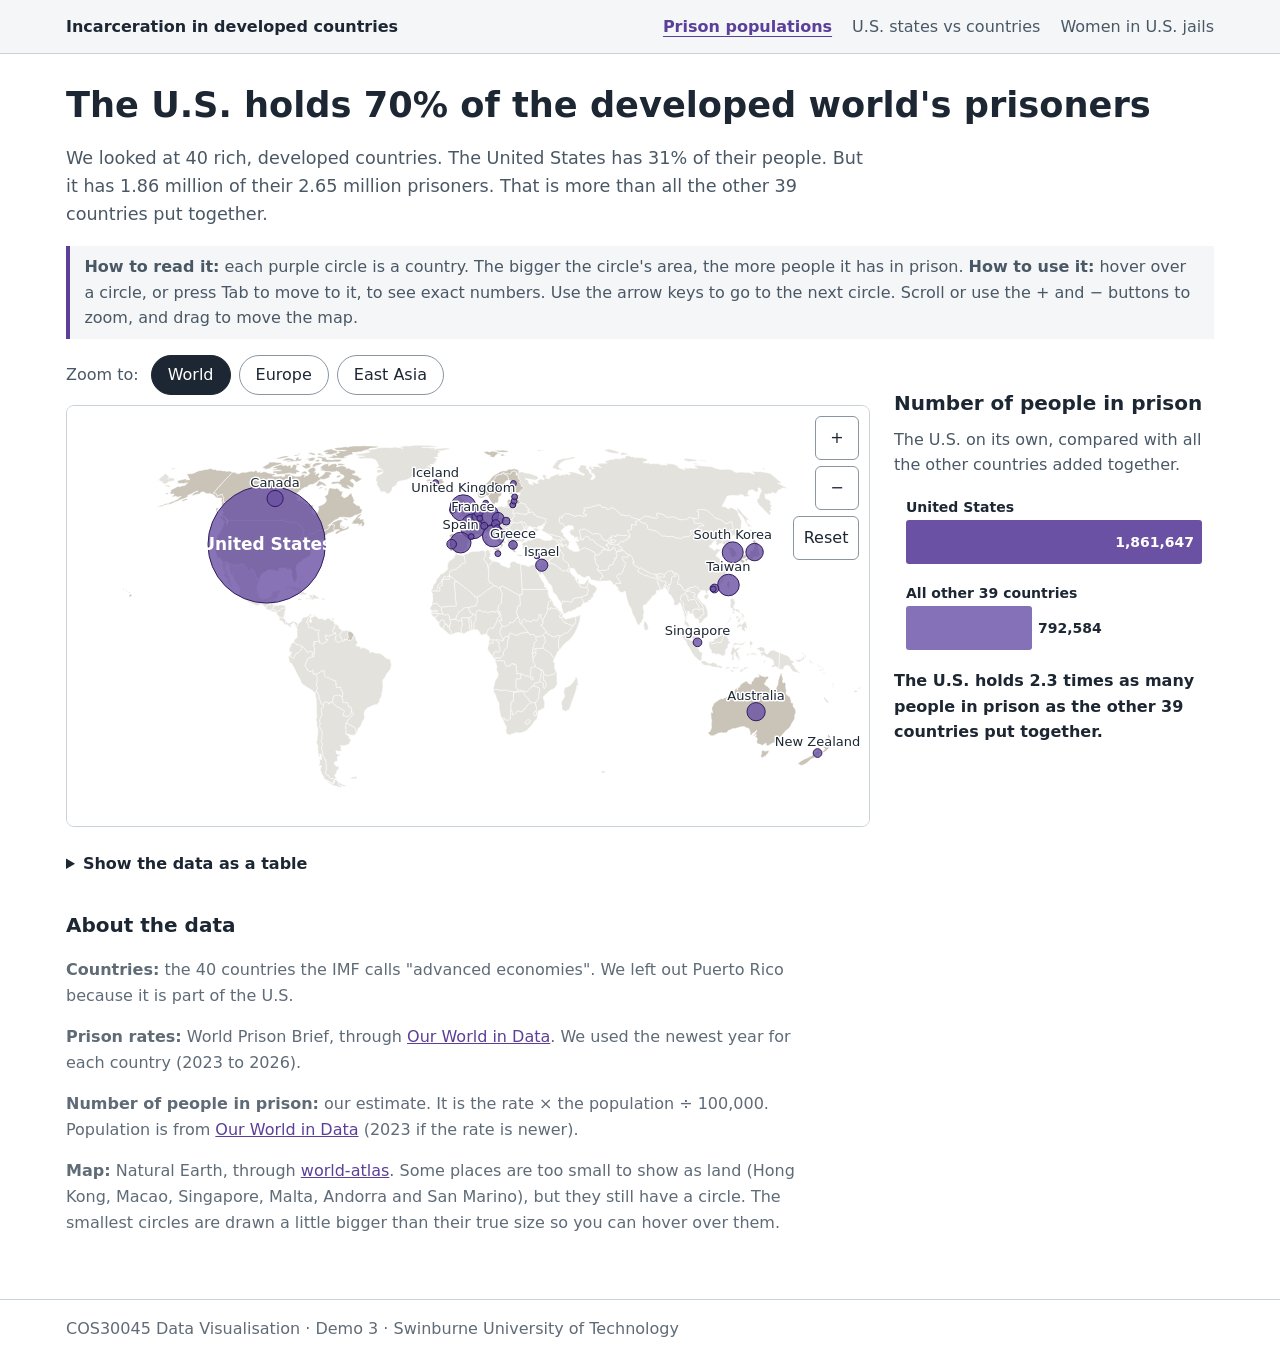
<file: index.html>
<!DOCTYPE html>
<html lang="en">
<head>
  <meta charset="UTF-8">
  <meta name="viewport" content="width=device-width, initial-scale=1">
  <title>Prison populations of developed countries · Incarceration in developed countries</title>
  <link rel="stylesheet" href="css/base.css">
  <link rel="stylesheet" href="css/visualisation.css">
</head>
<body>
  <a class="skip-link" href="#main">Skip to main content</a>

  <header class="site-header">
    <div class="wrap">
      <a class="brand" href="index.html">Incarceration in developed countries</a>
      <nav aria-label="Pages">
        <ul>
          <li><a href="index.html" aria-current="page">Prison populations</a></li>
          <li><a href="states.html">U.S. states vs countries</a></li>
          <li><a href="women.html">Women in U.S. jails</a></li>
        </ul>
      </nav>
    </div>
  </header>

  <main id="main" class="wrap">
    <h1>The U.S. holds 70% of the developed world's prisoners</h1>
    <p class="lede">
      We looked at 40 rich, developed countries. The United States has 31% of their people.
      But it has 1.86 million of their 2.65 million prisoners. That is more than all the other 39 countries put together.
    </p>

    <p class="instructions" id="map-instructions">
      <strong>How to read it:</strong> each purple circle is a country. The bigger the circle's area, the more people it has in prison.
      <strong>How to use it:</strong> hover over a circle, or press Tab to move to it, to see exact numbers. Use the arrow keys to go to the next circle.
      Scroll or use the + and &minus; buttons to zoom, and drag to move the map.
    </p>

    <div class="map-layout">
      <section aria-labelledby="map-heading">
        <h2 id="map-heading" class="sr-only">Map of prison populations</h2>
        <div class="control-row" id="zoom-presets" role="group" aria-label="Zoom the map to a region">
          <span class="control-label" aria-hidden="true">Zoom to:</span>
        </div>
        <div class="map-panel">
          <div id="bubble-map" class="responsive-svg-container"></div>
          <div class="zoom-controls" role="group" aria-label="Map zoom">
            <button id="zoom-in" type="button" aria-label="Zoom in">+</button>
            <button id="zoom-out" type="button" aria-label="Zoom out">&minus;</button>
            <button id="zoom-reset" type="button" aria-label="Reset zoom to the whole world">Reset</button>
          </div>
        </div>
      </section>

      <section class="bar-panel" aria-labelledby="bar-heading">
        <h2 id="bar-heading">Number of people in prison</h2>
        <p>The U.S. on its own, compared with all the other countries added together.</p>
        <div id="prison-bar" class="responsive-svg-container"></div>
        <p class="ratio" id="bar-ratio"></p>
      </section>
    </div>

    <details>
      <summary>Show the data as a table</summary>
      <table class="data-table" id="map-table">
        <caption>People in prison in 40 developed countries, largest first</caption>
        <thead>
          <tr>
            <th scope="col">Country</th>
            <th scope="col" class="num">People in prison (estimate)</th>
            <th scope="col" class="num">In prison per 100,000 people</th>
            <th scope="col" class="num">Year</th>
          </tr>
        </thead>
        <tbody></tbody>
      </table>
    </details>

    <h2>About the data</h2>
    <p class="source">
      <strong>Countries:</strong> the 40 countries the IMF calls "advanced economies". We left out Puerto Rico because it is part of the U.S.
    </p>
    <p class="source">
      <strong>Prison rates:</strong> World Prison Brief, through
      <a href="https://ourworldindata.org/grapher/prison-population-rate">Our World in Data</a>. We used the newest year for each country (2023 to 2026).
    </p>
    <p class="source">
      <strong>Number of people in prison:</strong> our estimate. It is the rate &times; the population &divide; 100,000.
      Population is from <a href="https://ourworldindata.org/grapher/population">Our World in Data</a> (2023 if the rate is newer).
    </p>
    <p class="source">
      <strong>Map:</strong> Natural Earth, through <a href="https://github.com/topojson/world-atlas">world-atlas</a>.
      Some places are too small to show as land (Hong Kong, Macao, Singapore, Malta, Andorra and San Marino), but they still have a circle.
      The smallest circles are drawn a little bigger than their true size so you can hover over them.
    </p>
  </main>

  <footer class="site-footer">
    <div class="wrap">COS30045 Data Visualisation · Demo 3 · Swinburne University of Technology</div>
  </footer>

  <!-- Week 8: screen readers hear tooltip text from this live region -->
  <div id="tooltip-announcer" class="sr-only" aria-live="polite"></div>

  <script src="js/vendor/d3.v7.min.js"></script>
  <script src="js/vendor/topojson-client.min.js"></script>
  <script src="js/shared-constants.js"></script>
  <script src="js/resize.js"></script>
  <script src="js/tooltip.js"></script>
  <script src="js/bubble-map.js"></script>
  <script src="js/prison-bar.js"></script>
  <script src="js/load-data-map.js"></script>
</body>
</html>
</file>
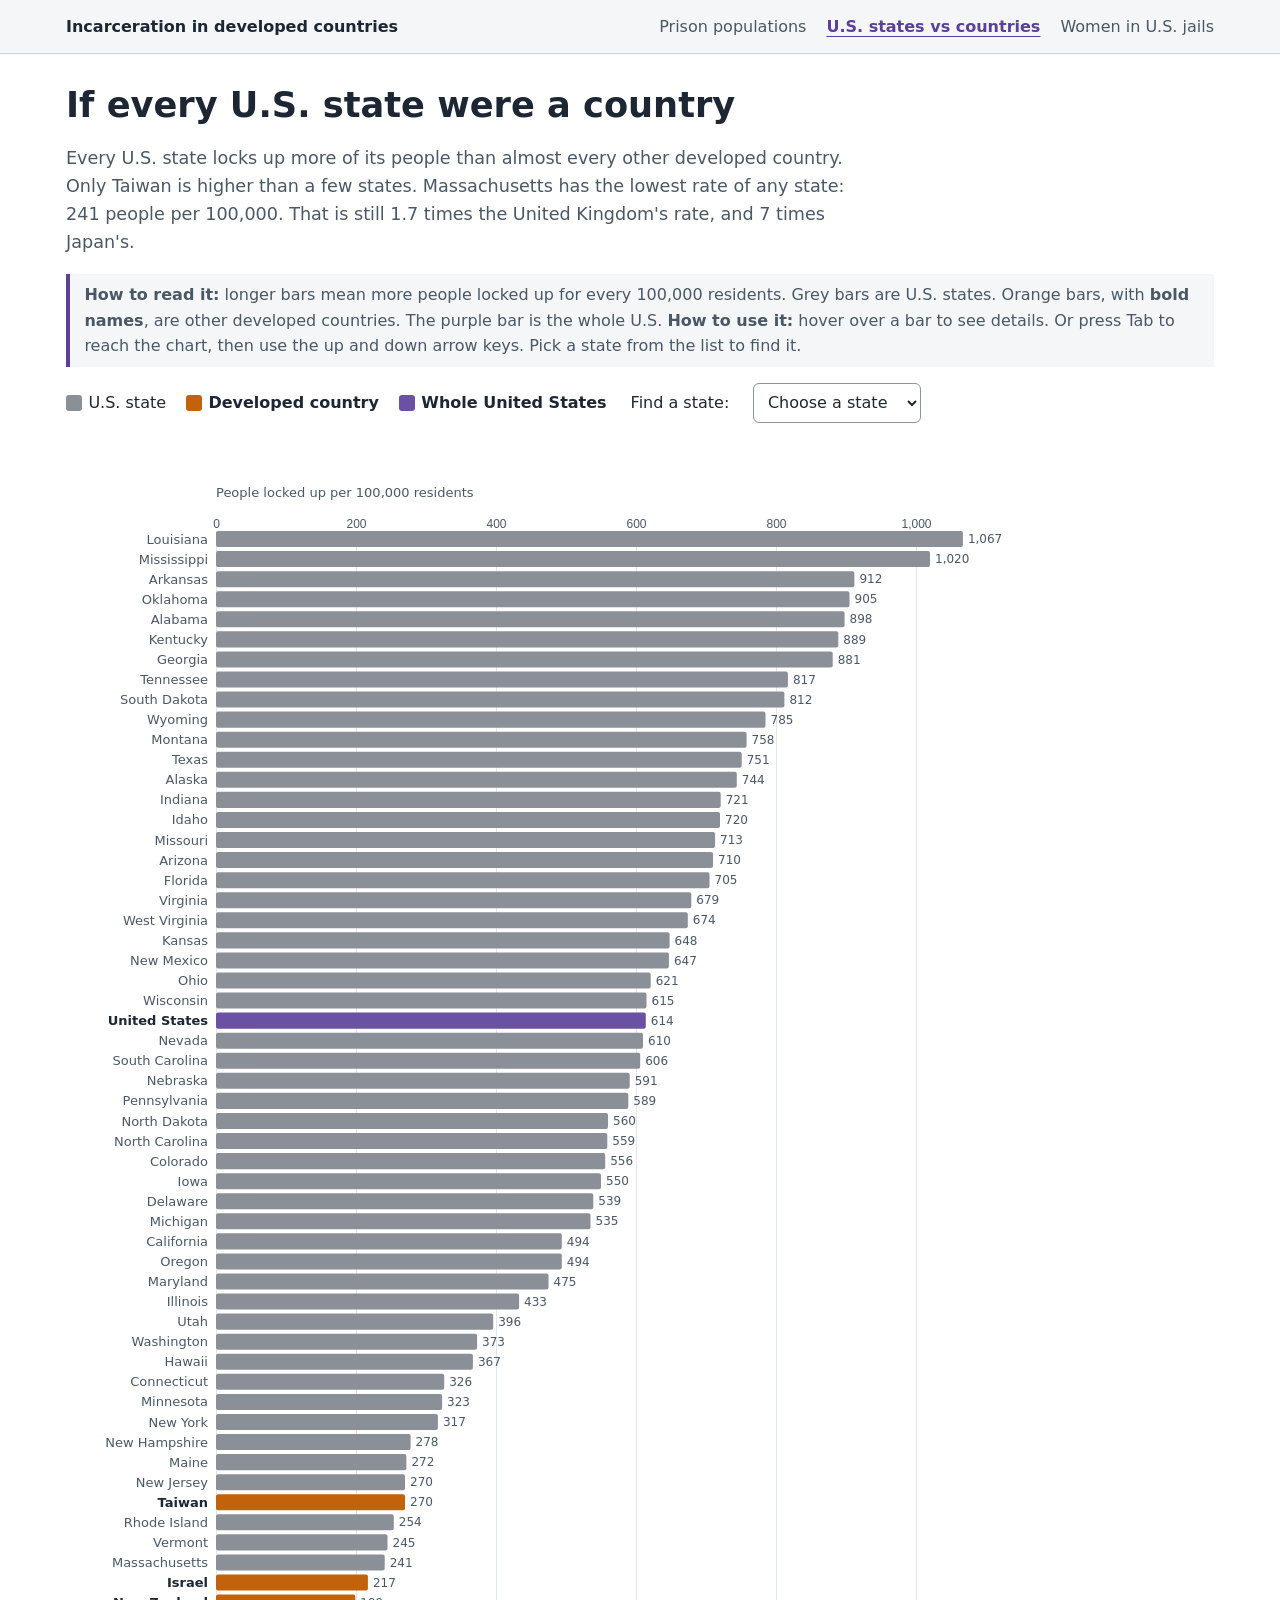
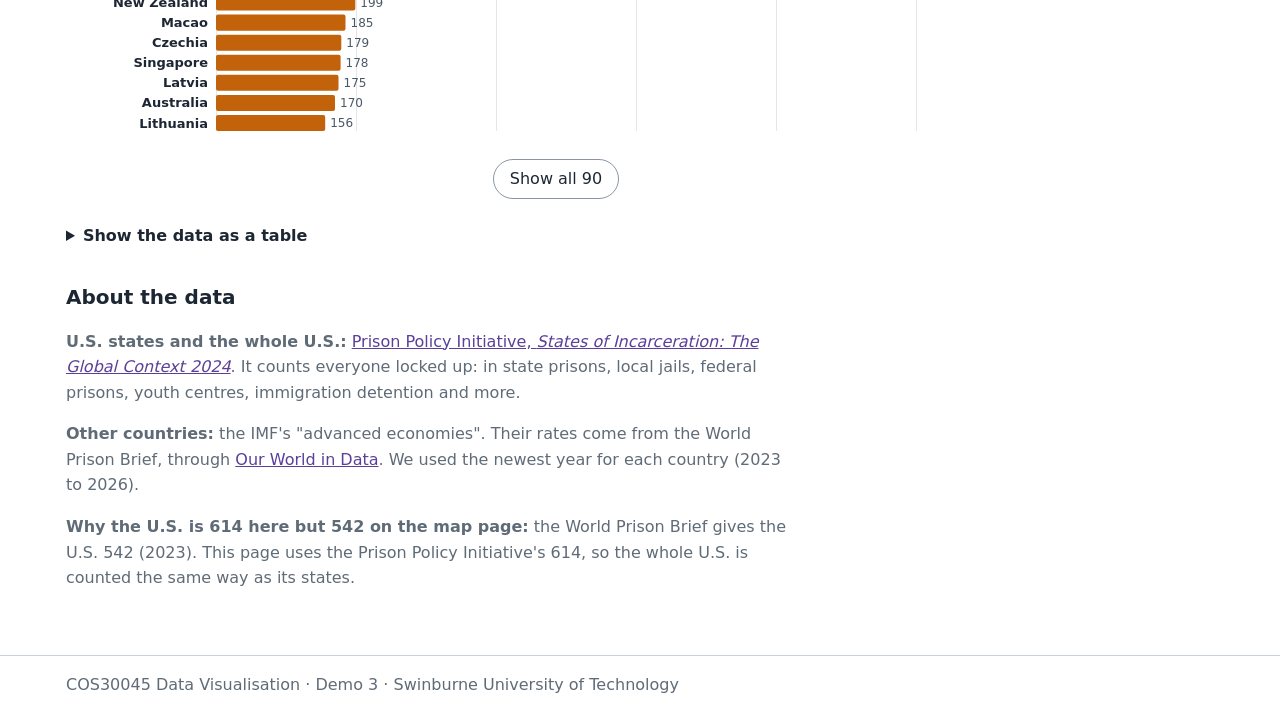
<file: states.html>
<!DOCTYPE html>
<html lang="en">
<head>
  <meta charset="UTF-8">
  <meta name="viewport" content="width=device-width, initial-scale=1">
  <title>If every U.S. state were a country · Incarceration in developed countries</title>
  <link rel="stylesheet" href="css/base.css">
  <link rel="stylesheet" href="css/visualisation.css">
</head>
<body>
  <a class="skip-link" href="#main">Skip to main content</a>

  <header class="site-header">
    <div class="wrap">
      <a class="brand" href="index.html">Incarceration in developed countries</a>
      <nav aria-label="Pages">
        <ul>
          <li><a href="index.html">Prison populations</a></li>
          <li><a href="states.html" aria-current="page">U.S. states vs countries</a></li>
          <li><a href="women.html">Women in U.S. jails</a></li>
        </ul>
      </nav>
    </div>
  </header>

  <main id="main" class="wrap">
    <h1>If every U.S. state were a country</h1>
    <p class="lede">
      Every U.S. state locks up more of its people than almost every other developed country.
      Only Taiwan is higher than a few states. Massachusetts has the lowest rate of any state: 241 people per 100,000.
      That is still 1.7 times the United Kingdom's rate, and 7 times Japan's.
    </p>

    <p class="instructions">
      <strong>How to read it:</strong> longer bars mean more people locked up for every 100,000 residents.
      Grey bars are U.S. states. Orange bars, with <strong>bold names</strong>, are other developed countries. The purple bar is the whole U.S.
      <strong>How to use it:</strong> hover over a bar to see details. Or press Tab to reach the chart, then use the up and down arrow keys.
      Pick a state from the list to find it.
    </p>

    <div class="ranking-controls">
      <ul class="legend" aria-label="Legend">
        <li class="state"><span class="swatch" aria-hidden="true"></span>U.S. state</li>
        <li class="country"><span class="swatch" aria-hidden="true"></span>Developed country</li>
        <li class="us"><span class="swatch" aria-hidden="true"></span>Whole United States</li>
      </ul>
      <label for="state-select">Find a state:</label>
      <select id="state-select">
        <option value="">Choose a state</option>
      </select>
    </div>
    <p id="state-summary" aria-live="polite"></p>

    <div id="ranking-chart" class="responsive-svg-container"></div>
    <div class="show-all-wrap">
      <button id="show-all" type="button" aria-controls="ranking-chart"></button>
    </div>

    <details>
      <summary>Show the data as a table</summary>
      <table class="data-table" id="ranking-table">
        <caption>U.S. states and developed countries, highest rate first</caption>
        <thead>
          <tr>
            <th scope="col" class="num">Rank</th>
            <th scope="col">Name</th>
            <th scope="col">Type</th>
            <th scope="col" class="num">Locked up per 100,000</th>
            <th scope="col" class="num">Year</th>
          </tr>
        </thead>
        <tbody></tbody>
      </table>
    </details>

    <h2>About the data</h2>
    <p class="source">
      <strong>U.S. states and the whole U.S.:</strong>
      <a href="https://www.prisonpolicy.org/global/2024.html">Prison Policy Initiative, <cite>States of Incarceration: The Global Context 2024</cite></a>.
      It counts everyone locked up: in state prisons, local jails, federal prisons, youth centres, immigration detention and more.
    </p>
    <p class="source">
      <strong>Other countries:</strong> the IMF's "advanced economies". Their rates come from the World Prison Brief, through
      <a href="https://ourworldindata.org/grapher/prison-population-rate">Our World in Data</a>. We used the newest year for each country (2023 to 2026).
    </p>
    <p class="source">
      <strong>Why the U.S. is 614 here but 542 on the map page:</strong> the World Prison Brief gives the U.S. 542 (2023).
      This page uses the Prison Policy Initiative's 614, so the whole U.S. is counted the same way as its states.
    </p>
  </main>

  <footer class="site-footer">
    <div class="wrap">COS30045 Data Visualisation · Demo 3 · Swinburne University of Technology</div>
  </footer>

  <div id="tooltip-announcer" class="sr-only" aria-live="polite"></div>

  <script src="js/vendor/d3.v7.min.js"></script>
  <script src="js/shared-constants.js"></script>
  <script src="js/resize.js"></script>
  <script src="js/tooltip.js"></script>
  <script src="js/state-ranking.js"></script>
  <script src="js/load-data-states.js"></script>
</body>
</html>
</file>
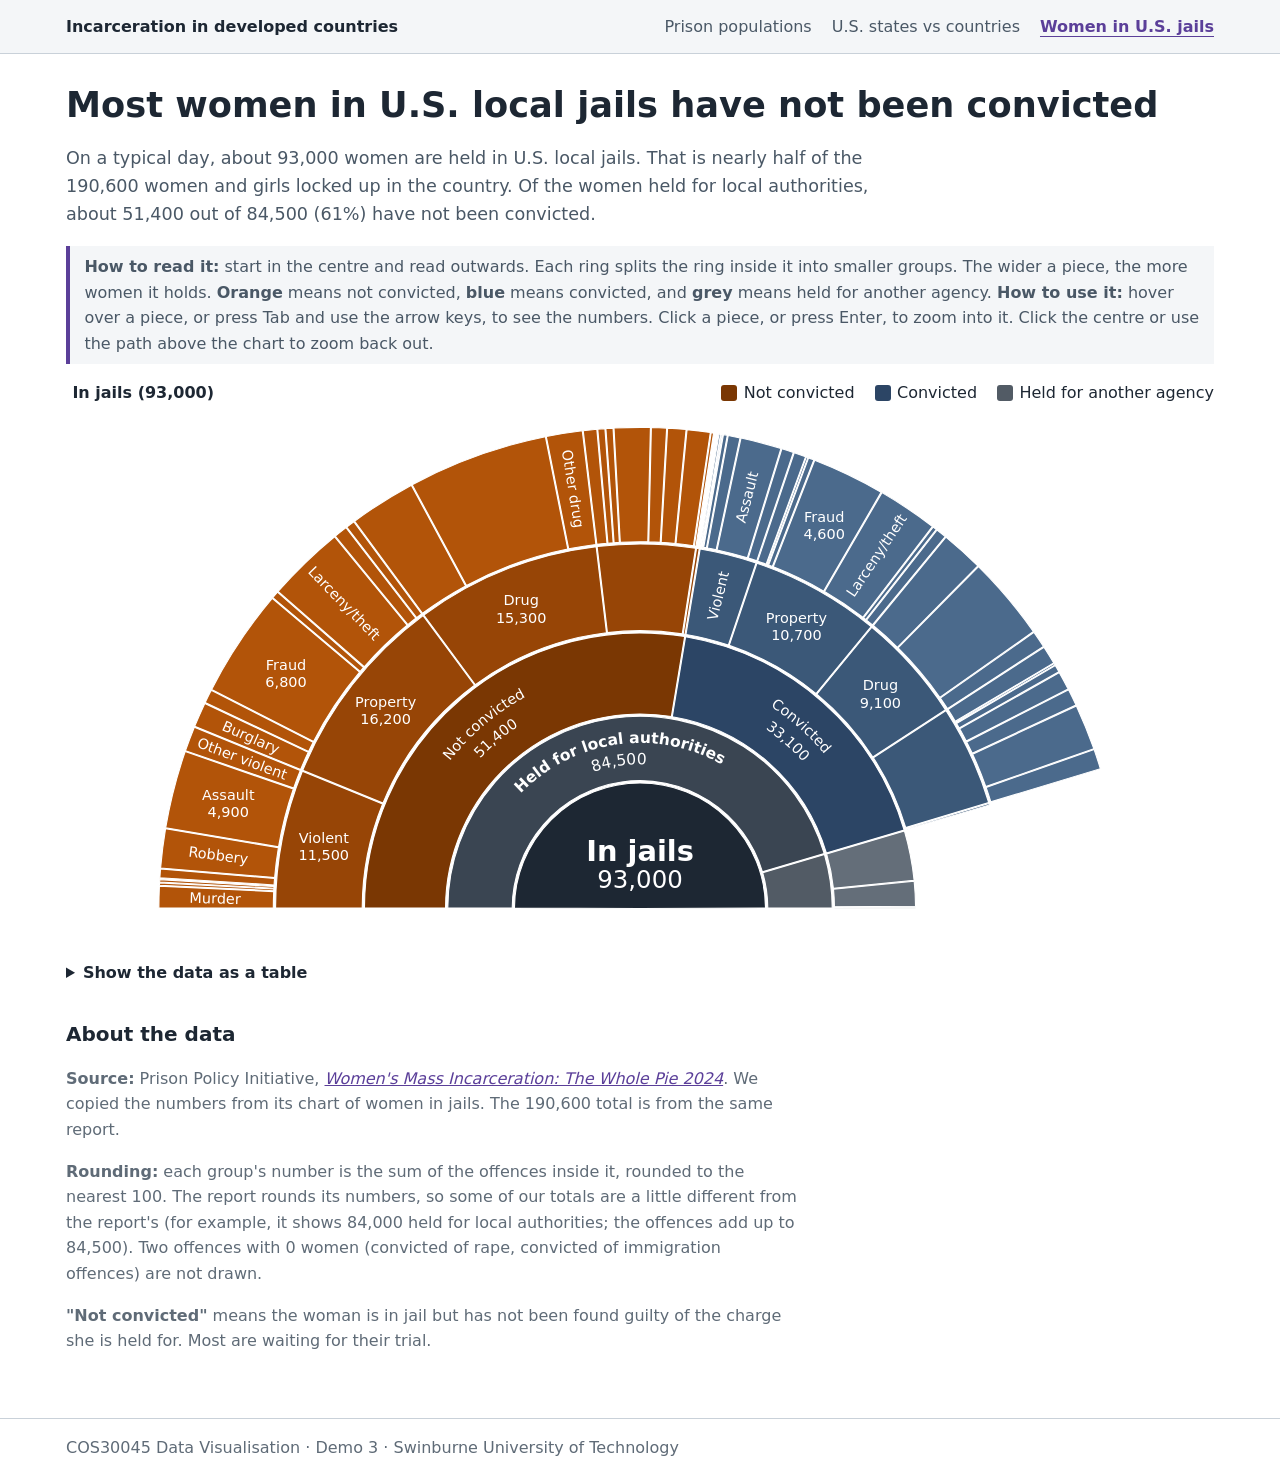
<file: women.html>
<!DOCTYPE html>
<html lang="en">
<head>
  <meta charset="UTF-8">
  <meta name="viewport" content="width=device-width, initial-scale=1">
  <title>Women in U.S. jails · Incarceration in developed countries</title>
  <link rel="stylesheet" href="css/base.css">
  <link rel="stylesheet" href="css/visualisation.css">
</head>
<body>
  <a class="skip-link" href="#main">Skip to main content</a>

  <header class="site-header">
    <div class="wrap">
      <a class="brand" href="index.html">Incarceration in developed countries</a>
      <nav aria-label="Pages">
        <ul>
          <li><a href="index.html">Prison populations</a></li>
          <li><a href="states.html">U.S. states vs countries</a></li>
          <li><a href="women.html" aria-current="page">Women in U.S. jails</a></li>
        </ul>
      </nav>
    </div>
  </header>

  <main id="main" class="wrap">
    <h1>Most women in U.S. local jails have not been convicted</h1>
    <p class="lede">
      On a typical day, about 93,000 women are held in U.S. local jails. That is nearly half of the
      190,600 women and girls locked up in the country. Of the women held for local authorities,
      about 51,400 out of 84,500 (61%) have not been convicted.
    </p>

    <p class="instructions">
      <strong>How to read it:</strong> start in the centre and read outwards. Each ring splits the ring inside it into smaller groups.
      The wider a piece, the more women it holds. <strong>Orange</strong> means not convicted, <strong>blue</strong> means convicted,
      and <strong>grey</strong> means held for another agency.
      <strong>How to use it:</strong> hover over a piece, or press Tab and use the arrow keys, to see the numbers.
      Click a piece, or press Enter, to zoom into it. Click the centre or use the path above the chart to zoom back out.
    </p>

    <div class="sunburst-controls">
      <nav id="sun-breadcrumb" class="breadcrumb" aria-label="Chart zoom level">
        <ol></ol>
      </nav>
      <ul class="legend" aria-label="Legend">
        <li class="notconv"><span class="swatch" aria-hidden="true"></span>Not convicted</li>
        <li class="conv"><span class="swatch" aria-hidden="true"></span>Convicted</li>
        <li class="agency"><span class="swatch" aria-hidden="true"></span>Held for another agency</li>
      </ul>
    </div>

    <div id="sunburst" class="responsive-svg-container"></div>

    <details>
      <summary>Show the data as a table</summary>
      <table class="data-table" id="sunburst-table">
        <caption>Women held in U.S. local jails, by who they are held for, conviction status and offence</caption>
        <thead>
          <tr>
            <th scope="col">Group</th>
            <th scope="col">Part of</th>
            <th scope="col" class="num">Women</th>
            <th scope="col" class="num">Share of all women in jails</th>
          </tr>
        </thead>
        <tbody></tbody>
      </table>
    </details>

    <h2>About the data</h2>
    <p class="source">
      <strong>Source:</strong> Prison Policy Initiative,
      <a href="https://www.prisonpolicy.org/reports/pie2024women.html"><cite>Women's Mass Incarceration: The Whole Pie 2024</cite></a>.
      We copied the numbers from its chart of women in jails. The 190,600 total is from the same report.
    </p>
    <p class="source">
      <strong>Rounding:</strong> each group's number is the sum of the offences inside it, rounded to the nearest 100.
      The report rounds its numbers, so some of our totals are a little different from the report's
      (for example, it shows 84,000 held for local authorities; the offences add up to 84,500).
      Two offences with 0 women (convicted of rape, convicted of immigration offences) are not drawn.
    </p>
    <p class="source">
      <strong>"Not convicted"</strong> means the woman is in jail but has not been found guilty of the charge she is held for.
      Most are waiting for their trial.
    </p>
  </main>

  <footer class="site-footer">
    <div class="wrap">COS30045 Data Visualisation · Demo 3 · Swinburne University of Technology</div>
  </footer>

  <div id="tooltip-announcer" class="sr-only" aria-live="polite"></div>

  <script src="js/vendor/d3.v7.min.js"></script>
  <script src="js/shared-constants.js"></script>
  <script src="js/resize.js"></script>
  <script src="js/tooltip.js"></script>
  <script src="js/sunburst.js"></script>
  <script src="js/load-data-women.js"></script>
</body>
</html>
</file>
<file: css/base.css>
/* Week 8: body text is at least 16px (1rem); all text colours are at least 4.5:1 on their background */
:root {
  --ink: #1d2733;     /* 15.1:1 on white */
  --ink-2: #4a5866;   /*  7.3:1 on white */
  --ink-3: #5f6b77;   /*  5.5:1 on white, 5.0:1 on --paper-2 */
  --paper: #ffffff;
  --paper-2: #f4f6f8;
  --rule: #c9d1d9;
  --accent: #5b3f99;  /*  8.0:1 on white */
  --focus: #1d4ed8;
  --max: 1180px;
}

* { box-sizing: border-box; }

html { font-size: 100%; }   /* respects the user's browser font-size setting */

body {
  margin: 0;
  background: var(--paper);
  color: var(--ink);
  font-family: system-ui, -apple-system, "Segoe UI", Roboto, Helvetica, Arial, sans-serif;
  font-size: 1rem;
  line-height: 1.6;
}

/* Skip link (WCAG 2.4.1 Bypass Blocks): first thing a keyboard user reaches */
.skip-link {
  position: absolute;
  left: 1rem;
  top: -4rem;
  z-index: 10;
  padding: 0.6rem 1rem;
  background: var(--ink);
  color: #ffffff;
  border-radius: 6px;
}
.skip-link:focus { top: 0.75rem; }

.wrap {
  max-width: var(--max);
  margin: 0 auto;
  padding-inline: 16px;
}

.site-header {
  border-bottom: 1px solid var(--rule);
  background: var(--paper-2);
}

.site-header .wrap {
  display: flex;
  flex-wrap: wrap;
  align-items: baseline;
  gap: 0.25rem 1.5rem;
  padding-block: 0.85rem;
}

.site-header .brand { color: var(--ink); font-weight: 700; text-decoration: none; margin-right: auto; }
.site-header nav ul { display: flex; flex-wrap: wrap; gap: 0.25rem 1.25rem; list-style: none; margin: 0; padding: 0; }
.site-header nav a { color: var(--ink-2); text-decoration: none; }
.site-header nav a:hover { color: var(--accent); text-decoration: underline; }
.site-header nav a[aria-current="page"] { color: var(--accent); font-weight: 700; text-decoration: underline; text-underline-offset: 4px; }

main.wrap { padding-block: 1.5rem 3rem; }

h1 { font-size: clamp(1.7rem, 3vw, 2.2rem); line-height: 1.2; margin: 0.4rem 0 0.75rem; }
h2 { font-size: 1.25rem; margin: 2rem 0 0.5rem; }
h3 { font-size: 1.1rem; margin: 0 0 0.25rem; }

p { max-width: 72ch; }
.lede { color: var(--ink-2); font-size: 1.1rem; }

/* Instructions (Week 8: tell people how to use the chart) */
.instructions {
  color: var(--ink-2);
  background: var(--paper-2);
  border-left: 4px solid var(--accent);
  padding: 0.5rem 0.9rem;
  margin: 0.75rem 0;
  max-width: none;
}

.source { color: var(--ink-3); margin-top: 1rem; }
.source a, main a { color: var(--accent); }

/* Visible keyboard focus everywhere (WCAG 2.4.7) */
a:focus-visible, button:focus-visible, select:focus-visible, summary:focus-visible {
  outline: 3px solid var(--focus);
  outline-offset: 2px;
}

button {
  font: inherit;
  font-size: 1rem;
  min-height: 40px;
  padding: 0.4rem 1rem;
  border: 1px solid #8a95a1;   /* 3:1 boundary */
  border-radius: 999px;
  background: var(--paper);
  color: var(--ink);
  cursor: pointer;
}

button:hover { border-color: var(--ink); }
button[aria-pressed="true"] { background: var(--ink); border-color: var(--ink); color: #ffffff; }

select {
  font: inherit;
  font-size: 1rem;
  min-height: 40px;
  padding: 0.35rem 0.6rem;
  border: 1px solid #8a95a1;
  border-radius: 6px;
  color: var(--ink);
  background: var(--paper);
}

details { margin-top: 1.5rem; }
summary { cursor: pointer; color: var(--ink); font-weight: 600; }

table.data-table { border-collapse: collapse; margin-top: 0.75rem; font-variant-numeric: tabular-nums; }
table.data-table caption { text-align: left; color: var(--ink-2); padding-bottom: 0.4rem; }
table.data-table th, table.data-table td { padding: 0.3rem 0.9rem; border-bottom: 1px solid var(--rule); text-align: left; }
table.data-table .num { text-align: right; }

/* Visually hidden but read by screen readers (Week 8 .sr-only) */
.sr-only {
  position: absolute;
  width: 1px;
  height: 1px;
  padding: 0;
  margin: -1px;
  overflow: hidden;
  clip: rect(0, 0, 0, 0);
  white-space: nowrap;
  border: 0;
}

footer.site-footer {
  border-top: 1px solid var(--rule);
  color: var(--ink-3);
  padding-block: 1rem;
}

/* Respect users who ask for less motion */
@media (prefers-reduced-motion: reduce) {
  * { transition: none !important; scroll-behavior: auto !important; }
}
</file>
<file: css/visualisation.css>
/* Chart text sizes use calc(… * var(--k)). --k is set by js/resize.js (Week 8 rule of three)
   so that text is never shown smaller than its size here, even when the SVG is shrunk to fit. */

.responsive-svg-container svg {
  display: block;
  width: 100%;
  height: auto;
}

/* Keyboard focus on SVG marks */
svg [tabindex]:focus { outline: none; }
svg [tabindex]:focus-visible { outline: 3px solid var(--focus); outline-offset: 1px; }

/* ---------- Shared: SVG tooltip (Week 6 pattern) ---------- */
.tooltip { pointer-events: none; }
.tooltip rect { fill: #1d2733; }
.tooltip text { fill: #ffffff; font-size: calc(14px * var(--k, 1)); }
.tooltip .tooltip-title { font-weight: 700; font-size: calc(15px * var(--k, 1)); }

/* ---------- Page 1: bubble map + bar chart ---------- */
.map-layout {
  display: grid;
  grid-template-columns: minmax(0, 1fr) 320px;
  gap: 1.5rem;
  align-items: start;
  margin-top: 1rem;
}

@media (max-width: 900px) {
  .map-layout { grid-template-columns: minmax(0, 1fr); }
}

.control-row { display: flex; flex-wrap: wrap; align-items: center; gap: 0.5rem; margin-bottom: 0.6rem; }
.control-row .control-label { color: var(--ink-2); margin-right: 0.25rem; }

.map-panel { position: relative; border: 1px solid var(--rule); border-radius: 8px; overflow: hidden; }

.zoom-controls {
  position: absolute;
  top: 10px;
  right: 10px;
  display: flex;
  flex-direction: column;
  align-items: flex-end;
  gap: 6px;
}

.zoom-controls button {
  min-width: 44px;
  height: 44px;
  padding: 0 0.6rem;
  border-radius: 6px;
  background: #ffffff;
}

#bubble-map svg { cursor: grab; }
#bubble-map svg:active { cursor: grabbing; }

.land { fill: #e4e2dd; stroke: #ffffff; }
.land.developed { fill: #c9c3b8; }
.sphere { fill: #ffffff; }

/* fill 80% opaque + dark outline: the bubble edge is 11:1 against the land (shapes need 3:1) */
.bubble { fill: #6a51a3; fill-opacity: 0.8; stroke: #2e1a5e; cursor: pointer; }
.bubble:hover, .bubble:focus, .bubble.highlight { fill: #3f2a75; fill-opacity: 0.95; }

/* --zoom is set on the svg while zooming so labels keep their on-screen size */
.bubble-label {
  fill: #1d2733;
  font-size: calc(13px * var(--k, 1) / var(--zoom, 1));
  stroke-width: calc(3px * var(--k, 1) / var(--zoom, 1));
  pointer-events: none;
  paint-order: stroke;
  stroke: #ffffff;
  stroke-linejoin: round;
}

.bubble-label.us { font-size: calc(17px * var(--k, 1) / var(--zoom, 1)); font-weight: 700; fill: #ffffff; stroke: none; }

.bar-panel p { color: var(--ink-2); margin: 0 0 0.5rem; }
.bar-panel .ratio { color: var(--ink); font-weight: 600; margin-top: 0.75rem; }

.bar { cursor: pointer; }
.bar.us { fill: #6a51a3; }        /* 6.3:1 on white */
.bar.others { fill: #8471b8; }    /* 4.2:1 on white */
.bar:hover, .bar:focus, .bar.highlight { fill: #2e1a5e; }

.bar-label { font-size: calc(14px * var(--k, 1)); font-weight: 600; fill: #1d2733; }
.bar-value { font-size: calc(14px * var(--k, 1)); font-weight: 700; fill: #1d2733; font-variant-numeric: tabular-nums; }
.bar-value.inside { fill: #ffffff; pointer-events: none; }

/* ---------- Page 2: ranked bar chart ---------- */
.ranking-controls {
  display: flex;
  flex-wrap: wrap;
  align-items: center;
  gap: 0.75rem 1.5rem;
  margin: 1rem 0 0.5rem;
}

.legend { display: flex; flex-wrap: wrap; gap: 0.5rem 1.25rem; color: var(--ink); list-style: none; margin: 0; padding: 0; }
.legend li { display: inline-flex; align-items: center; gap: 0.4rem; }
.legend .swatch { display: inline-block; width: 16px; height: 16px; border-radius: 3px; }
.legend .state .swatch { background: #8a8f98; }
.legend .country .swatch { background: #c2620a; }
.legend .us .swatch { background: #6a51a3; }
.legend .country, .legend .us { font-weight: 700; }

#ranking-chart { max-width: 980px; }

.rank-bar.state { fill: #8a8f98; }    /* 3.3:1 on white */
.rank-bar.country { fill: #c2620a; }  /* 4.2:1 on white */
.rank-bar.us { fill: #6a51a3; }       /* 6.3:1 on white */
.rank-row { cursor: pointer; }
.rank-row:hover .rank-bar, .rank-row:focus .rank-bar, .rank-row.highlight .rank-bar { fill: #1d2733; }

.rank-name { font-size: calc(13px * var(--k, 1)); fill: #4a5866; }
.rank-name.country, .rank-name.us { font-weight: 700; fill: #1d2733; }
.rank-value { font-size: calc(12px * var(--k, 1)); fill: #4a5866; font-variant-numeric: tabular-nums; }
.rank-row.highlight .rank-name, .rank-row.highlight .rank-value { fill: #1d2733; font-weight: 700; }

.axis text { font-size: calc(12px * var(--k, 1)); fill: #4a5866; }
.axis path { display: none; }
.axis line { stroke: #e3e7eb; }
.axis-label { font-size: calc(13px * var(--k, 1)); fill: #4a5866; }

.show-all-wrap { display: flex; justify-content: center; max-width: 980px; margin-top: 0.5rem; }

#state-summary { min-height: 1.6em; color: var(--ink); font-weight: 600; }

/* ---------- Page 3: half sunburst ---------- */
.sunburst-controls { display: flex; flex-wrap: wrap; align-items: center; gap: 0.5rem 1rem; margin: 1rem 0 0.5rem; }
.sunburst-controls .legend { margin-left: auto; }
.legend .notconv .swatch { background: #7a3703; }
.legend .conv .swatch { background: #2c4565; }
.legend .agency .swatch { background: #525b65; }

.breadcrumb ol { display: flex; flex-wrap: wrap; align-items: center; gap: 0.25rem; list-style: none; margin: 0; padding: 0; }
.breadcrumb li + li::before { content: "›"; color: var(--ink-3); margin: 0 0.35rem; }
.breadcrumb button { min-height: 36px; padding: 0.2rem 0.75rem; }
.breadcrumb [aria-current="true"] { font-weight: 700; padding: 0.2rem 0.4rem; }

#sunburst { max-width: 1000px; margin: 0 auto; }

.arc { stroke: #ffffff; cursor: pointer; }
.arc.leaf { cursor: default; }
.arc.dim { opacity: 0.35; }
.arc:hover, .arc:focus { stroke: #1d2733; stroke-width: 2; }

.arc-label {
  fill: #ffffff;
  pointer-events: none;
  font-size: calc(13px * var(--k, 1));
}
.arc-label .value { font-weight: 400; }
.arc-label.big { font-size: calc(26px * var(--k, 1)); font-weight: 700; }
.arc-label.big .value { font-size: calc(22px * var(--k, 1)); }
.arc-label.mid { font-size: calc(14px * var(--k, 1)); font-weight: 700; }

#sunburst-table th.depth-1 { padding-left: 2rem; }
#sunburst-table th.depth-2 { padding-left: 3.25rem; }
#sunburst-table th.depth-3 { padding-left: 4.5rem; }
#sunburst-table th.depth-4 { padding-left: 5.75rem; font-weight: 400; }

#prison-bar { max-width: 360px; }
</file>
